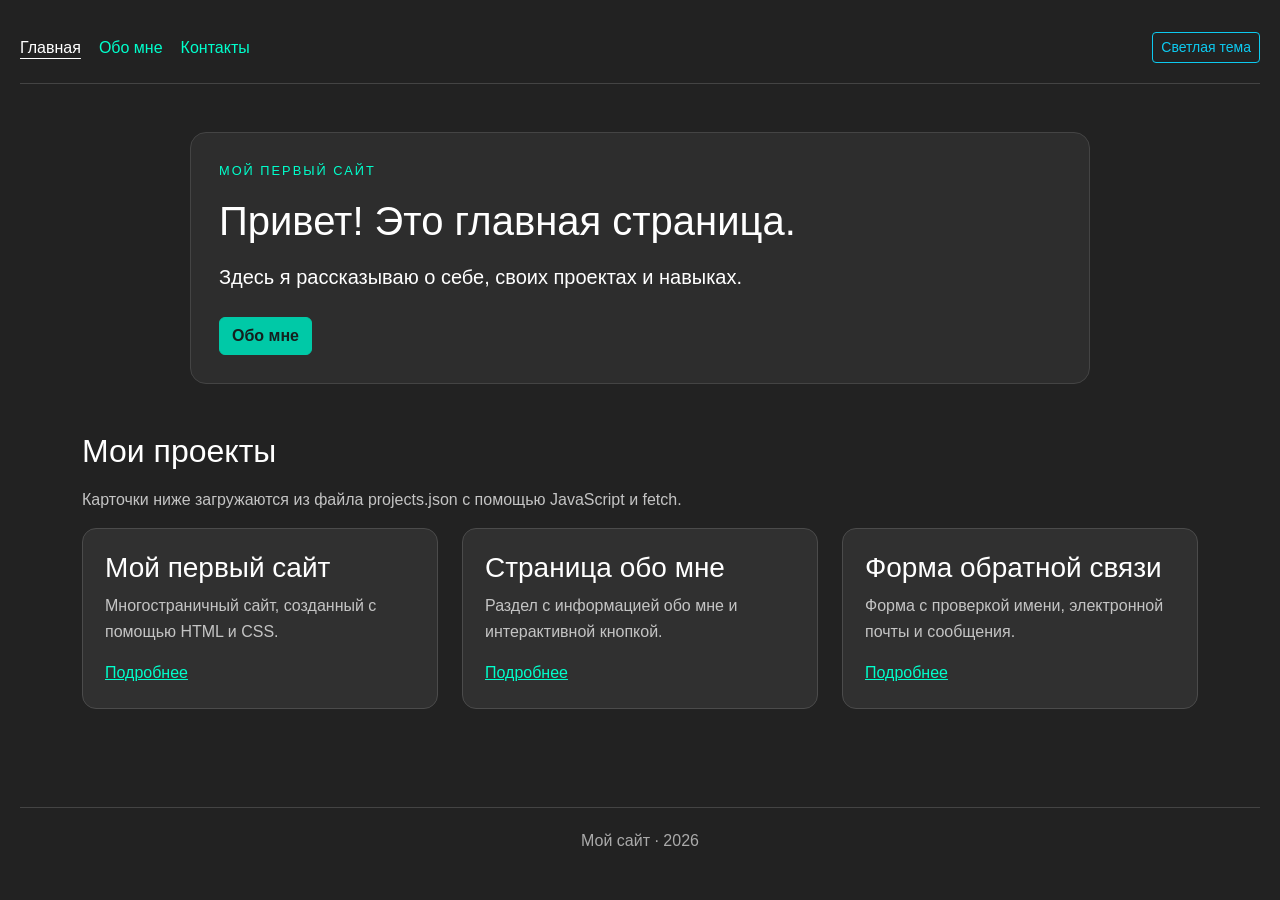
<file: index.html>
<!DOCTYPE html>
<html lang="ru">
<head>
    <meta charset="UTF-8">
    <meta name="viewport" content="width=device-width, initial-scale=1.0">
    <title>Главная</title>

    <link href="https://cdn.jsdelivr.net/npm/bootstrap@5.3.3/dist/css/bootstrap.min.css" rel="stylesheet">
    <link rel="stylesheet" href="style.css">
    <script src="script.js" defer></script>
</head>
<body>
    <nav class="site-nav">
        <a class="active" href="index.html">Главная</a>
        <a href="about.html">Обо мне</a>
        <a href="contacts.html">Контакты</a>
        <button id="theme" class="btn btn-sm btn-outline-info" type="button">Светлая тема</button>
    </nav>

    <main class="container py-5">
        <section class="hero">
            <p class="eyebrow">Мой первый сайт</p>
            <h1>Привет! Это главная страница.</h1>
            <p class="lead">Здесь я рассказываю о себе, своих проектах и навыках.</p>
            <a class="btn btn-accent mt-2" href="about.html">Обо мне</a>
        </section>

        <section class="mt-5" aria-labelledby="projectsTitle">
            <h2 id="projectsTitle" class="section-title">Мои проекты</h2>
            <p class="muted-text">Карточки ниже загружаются из файла projects.json с помощью JavaScript и fetch.</p>
            <div id="projectsList" class="row g-4">
                <p>Загружаем проекты...</p>
            </div>
        </section>
    </main>

    <footer class="site-footer">Мой сайт · 2026</footer>

    <script src="https://cdn.jsdelivr.net/npm/bootstrap@5.3.3/dist/js/bootstrap.bundle.min.js"></script>
</body>
</html>
</file>
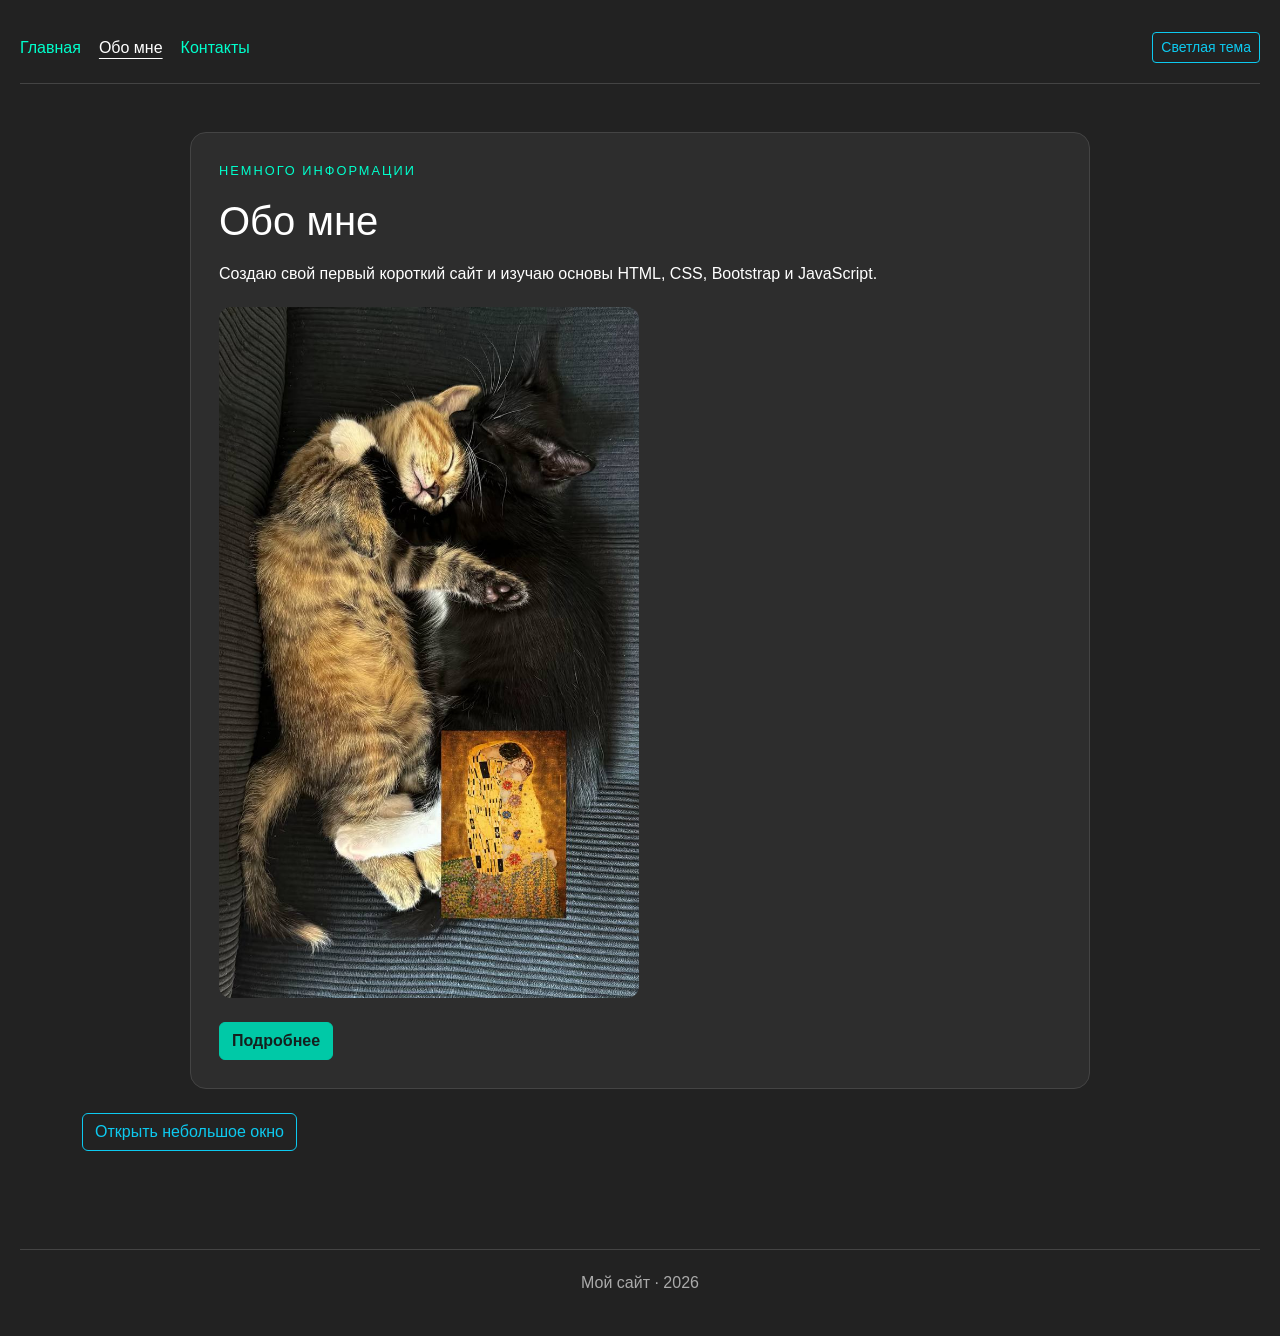
<file: about.html>
<!DOCTYPE html>
<html lang="ru">
<head>
    <meta charset="UTF-8">
    <meta name="viewport" content="width=device-width, initial-scale=1.0">
    <title>Обо мне</title>

    <link href="https://cdn.jsdelivr.net/npm/bootstrap@5.3.3/dist/css/bootstrap.min.css" rel="stylesheet">
    <link rel="stylesheet" href="style.css">
    <script src="script.js" defer></script>
</head>
<body>
    <nav class="site-nav">
        <a href="index.html">Главная</a>
        <a class="active" href="about.html">Обо мне</a>
        <a href="contacts.html">Контакты</a>
        <button id="theme" class="btn btn-sm btn-outline-info" type="button">Светлая тема</button>
    </nav>

    <main class="container py-5">
        <section class="content-panel">
            <p class="eyebrow">Немного информации</p>
            <h1>Обо мне</h1>
            <p>Создаю свой первый короткий сайт и изучаю основы HTML, CSS, Bootstrap и JavaScript.</p>

            <img class="about-image" src="Коты.jpg" alt="Коты">

            <div class="mt-4">
                <button id="showMore" class="btn btn-accent" type="button">Подробнее</button>
                <p id="moreText" class="d-none mt-3">
                    Мне интересно узнавать, как устроены сайты, пробовать новые инструменты
                    и постепенно добавлять на страницы полезные интерактивные функции.
                </p>
            </div>
        </section>

        <section class="mt-4">
            <button type="button" class="btn btn-outline-info"
                    data-bs-toggle="modal" data-bs-target="#aboutModal">
                Открыть небольшое окно
            </button>
        </section>
    </main>

    <div class="modal fade" id="aboutModal" tabindex="-1" aria-labelledby="aboutModalLabel" aria-hidden="true">
        <div class="modal-dialog">
            <div class="modal-content modal-custom">
                <div class="modal-header">
                    <h5 class="modal-title" id="aboutModalLabel">Мой сайт</h5>
                    <button type="button" class="btn-close btn-close-white" data-bs-dismiss="modal" aria-label="Закрыть"></button>
                </div>
                <div class="modal-body">
                    Это пример модального окна Bootstrap. Оно открывается без перехода на другую страницу.
                </div>
                <div class="modal-footer">
                    <button type="button" class="btn btn-accent" data-bs-dismiss="modal">Закрыть</button>
                </div>
            </div>
        </div>
    </div>

    <footer class="site-footer">Мой сайт · 2026</footer>

    <script src="https://cdn.jsdelivr.net/npm/bootstrap@5.3.3/dist/js/bootstrap.bundle.min.js"></script>
</body>
</html>
</file>
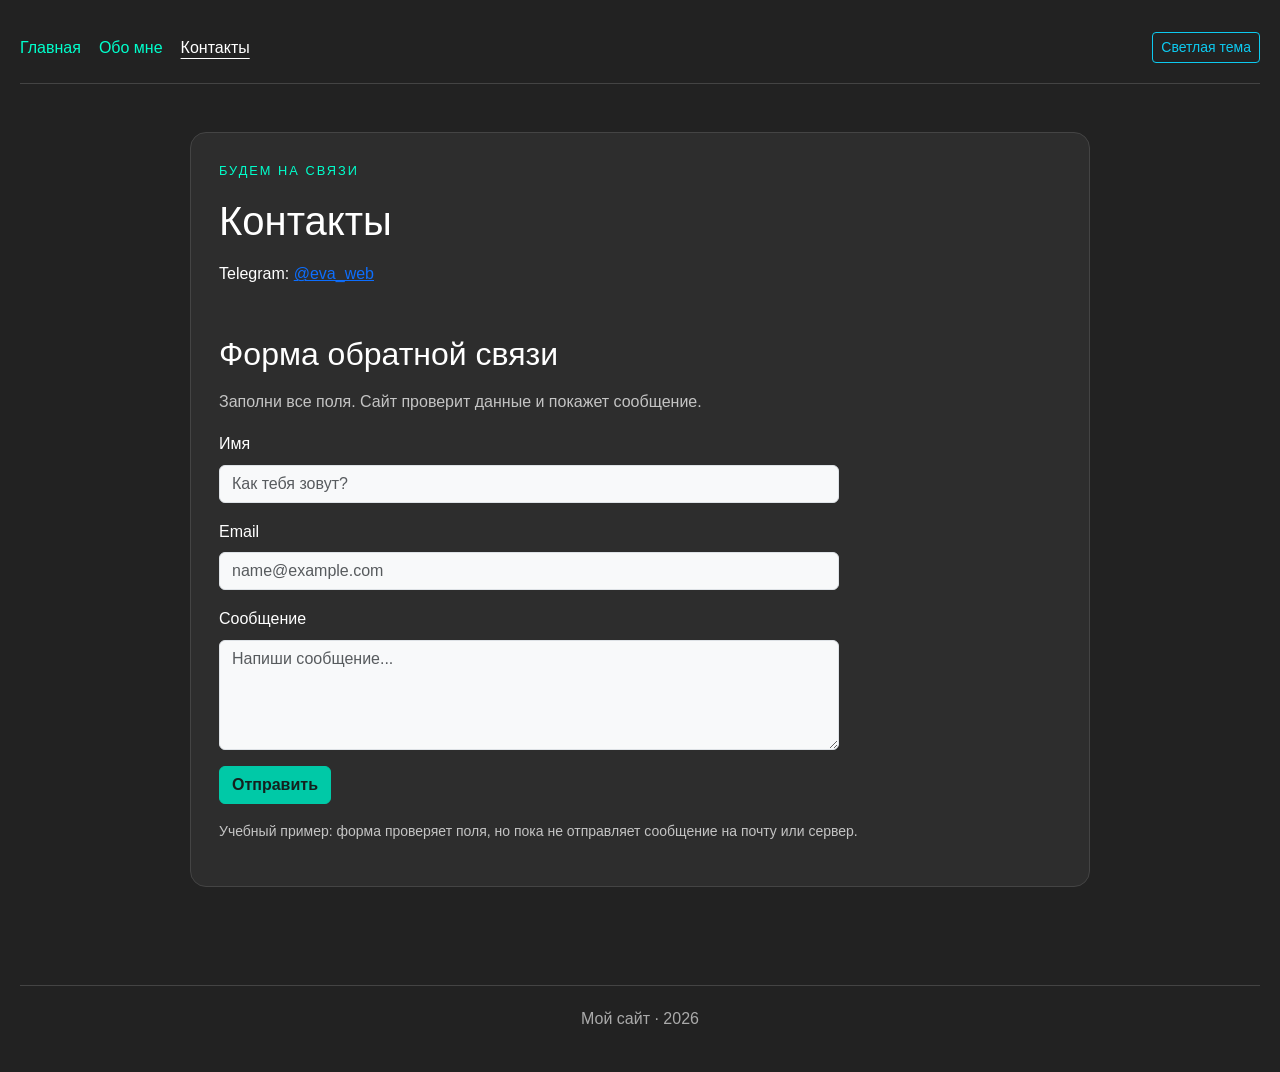
<file: contacts.html>
<!DOCTYPE html>
<html lang="ru">
<head>
    <meta charset="UTF-8">
    <meta name="viewport" content="width=device-width, initial-scale=1.0">
    <title>Контакты</title>

    <link href="https://cdn.jsdelivr.net/npm/bootstrap@5.3.3/dist/css/bootstrap.min.css" rel="stylesheet">
    <link rel="stylesheet" href="style.css">
    <script src="script.js" defer></script>
</head>
<body>
    <nav class="site-nav">
        <a href="index.html">Главная</a>
        <a href="about.html">Обо мне</a>
        <a class="active" href="contacts.html">Контакты</a>
        <button id="theme" class="btn btn-sm btn-outline-info" type="button">Светлая тема</button>
    </nav>

    <main class="container py-5">
        <section class="content-panel">
            <p class="eyebrow">Будем на связи</p>
            <h1>Контакты</h1>
            <p>Telegram: <a href="https://t.me/eva_web" target="_blank" rel="noopener">@eva_web</a></p>

            <h2 class="section-title mt-5">Форма обратной связи</h2>
            <p class="muted-text">Заполни все поля. Сайт проверит данные и покажет сообщение.</p>

            <form id="contactForm" class="contact-form">
                <label for="name" class="form-label">Имя</label>
                <input type="text" id="name" class="form-control mb-3" placeholder="Как тебя зовут?" required>

                <label for="email" class="form-label">Email</label>
                <input type="email" id="email" class="form-control mb-3" placeholder="name@example.com" required>

                <label for="comment" class="form-label">Сообщение</label>
                <textarea id="comment" class="form-control mb-3" rows="4" placeholder="Напиши сообщение..." required></textarea>

                <button type="submit" class="btn btn-accent">Отправить</button>
                <p id="formMessage" class="mt-3" aria-live="polite"></p>
            </form>
            <p class="small muted-text mt-3">Учебный пример: форма проверяет поля, но пока не отправляет сообщение на почту или сервер.</p>
        </section>
    </main>

    <footer class="site-footer">Мой сайт · 2026</footer>

    <script src="https://cdn.jsdelivr.net/npm/bootstrap@5.3.3/dist/js/bootstrap.bundle.min.js"></script>
</body>
</html>
</file>
<file: style.css>
/* Общие настройки сайта */
* {
    box-sizing: border-box;
}

body {
    margin: 0;
    min-height: 100vh;
    font-family: sans-serif;
    background: #222;
    color: #fff;
    padding: 20px;
    line-height: 1.6;
}

.site-nav {
    display: flex;
    flex-wrap: wrap;
    align-items: center;
    gap: 18px;
    padding: 12px 0 20px;
    border-bottom: 1px solid #444;
}

.site-nav a {
    color: #00ffcc;
    text-decoration: none;
}

.site-nav a:hover,
.site-nav a.active {
    color: #fff;
    text-decoration: underline;
    text-underline-offset: 5px;
}

.site-nav button {
    margin-left: auto;
}

.hero,
.content-panel {
    max-width: 900px;
    margin: 0 auto;
    padding: 28px;
    background: #2d2d2d;
    border: 1px solid #444;
    border-radius: 16px;
}

.hero h1,
.content-panel h1 {
    margin-bottom: 16px;
}

.eyebrow {
    color: #00ffcc;
    text-transform: uppercase;
    letter-spacing: 2px;
    font-size: 0.8rem;
}

.section-title {
    margin-bottom: 16px;
}

.muted-text {
    color: #c4c4c4;
}

.btn-accent {
    background: #00c9a7;
    color: #14201e;
    border: 1px solid #00c9a7;
    font-weight: 600;
}

.btn-accent:hover {
    background: #00e0bb;
    border-color: #00e0bb;
    color: #14201e;
}

.project-card {
    height: 100%;
    padding: 22px;
    background: #303030;
    color: #fff;
    border: 1px solid #4b4b4b;
    border-radius: 14px;
}

.project-card p {
    color: #c4c4c4;
}

.project-card a {
    color: #00ffcc;
}

.about-image {
    display: block;
    max-width: 100%;
    width: 420px;
    height: auto;
    margin-top: 20px;
    border-radius: 12px;
}

.contact-form {
    max-width: 620px;
}

.form-control {
    background: #f8f9fa;
}

.modal-custom {
    background: #303030;
    color: #fff;
}

.site-footer {
    margin-top: 50px;
    padding: 20px 0;
    color: #aaa;
    text-align: center;
    border-top: 1px solid #444;
}

/* Светлая тема, включается кнопкой */
body.light-theme {
    background: #f2f5f5;
    color: #202525;
}

body.light-theme .hero,
body.light-theme .content-panel,
body.light-theme .project-card {
    background: #fff;
    color: #202525;
    border-color: #d7e0df;
}

body.light-theme .project-card p,
body.light-theme .muted-text,
body.light-theme .site-footer {
    color: #596563;
}

body.light-theme .site-nav {
    border-color: #d7e0df;
}

body.light-theme .site-nav a {
    color: #087f70;
}

@media (max-width: 600px) {
    body {
        padding: 12px;
    }

    .site-nav {
        gap: 12px;
    }

    .site-nav button {
        margin-left: 0;
    }

    .hero,
    .content-panel {
        padding: 20px;
    }
}
</file>
